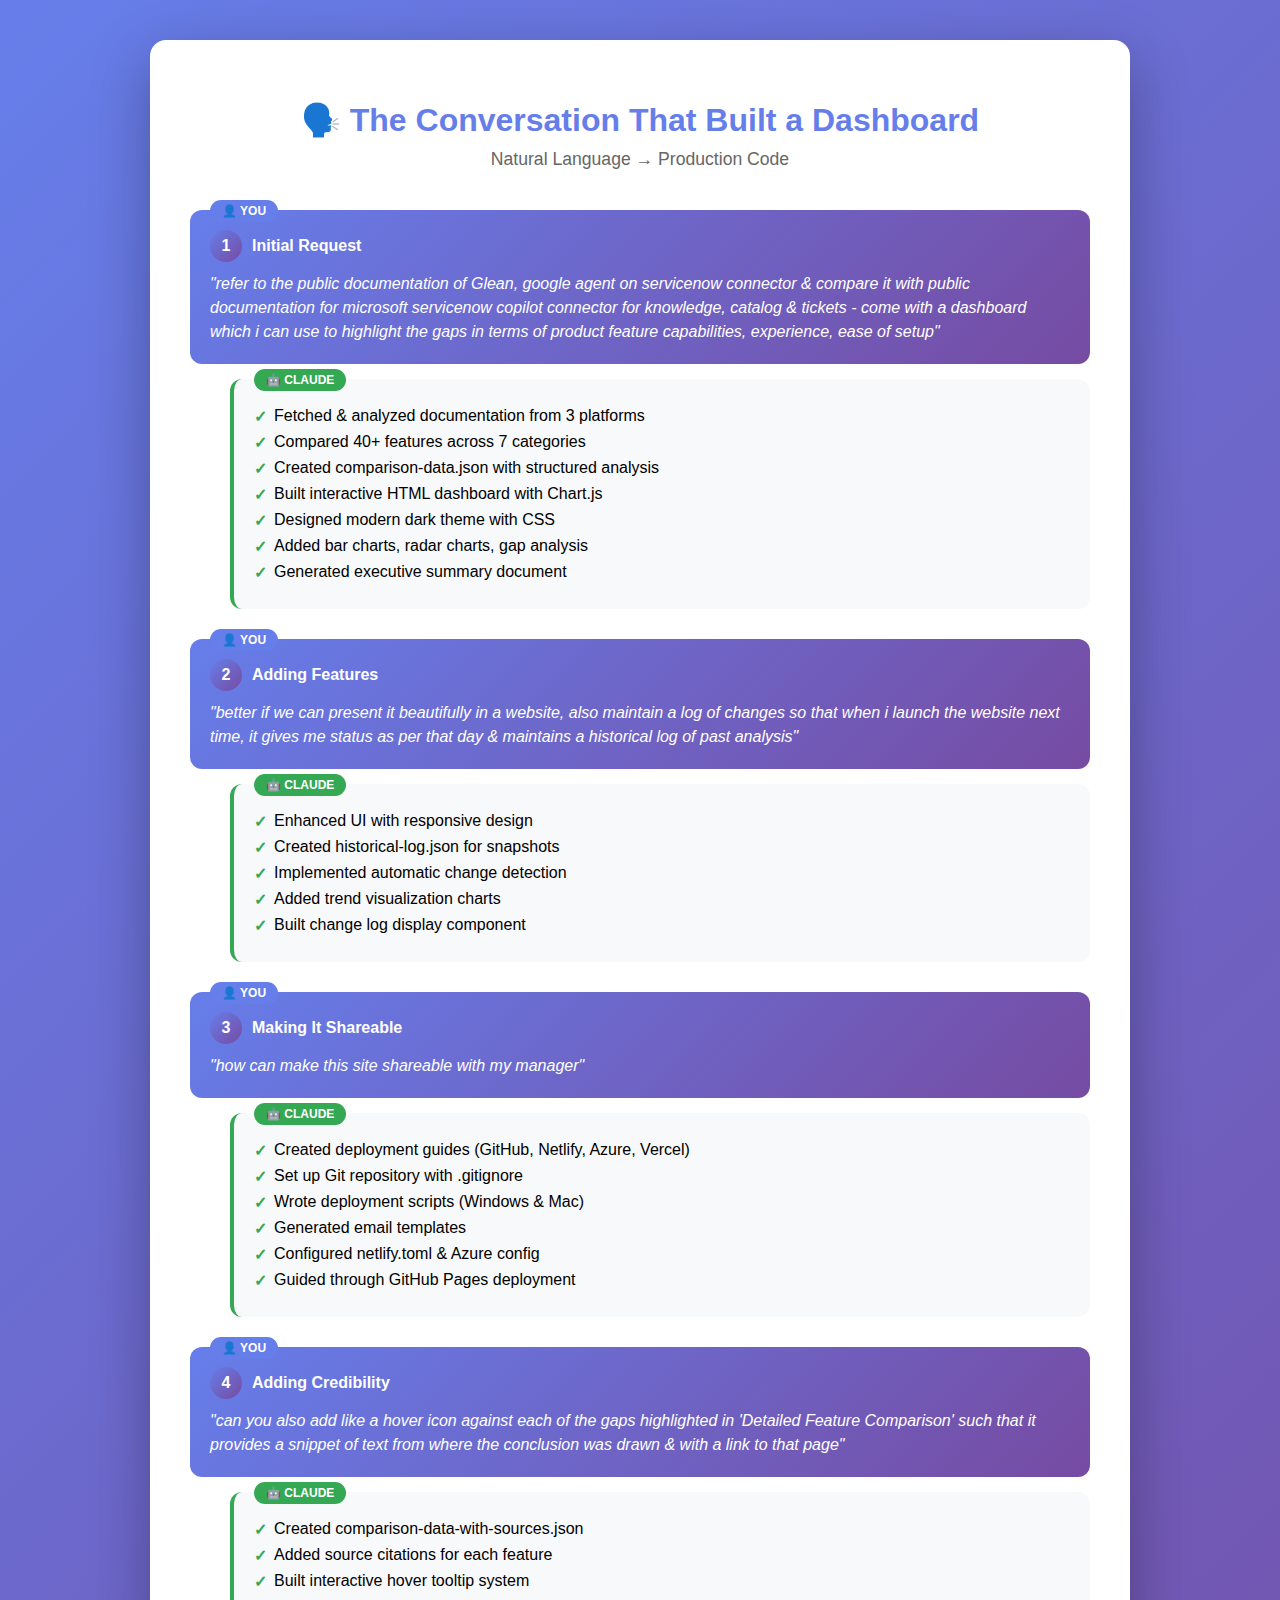
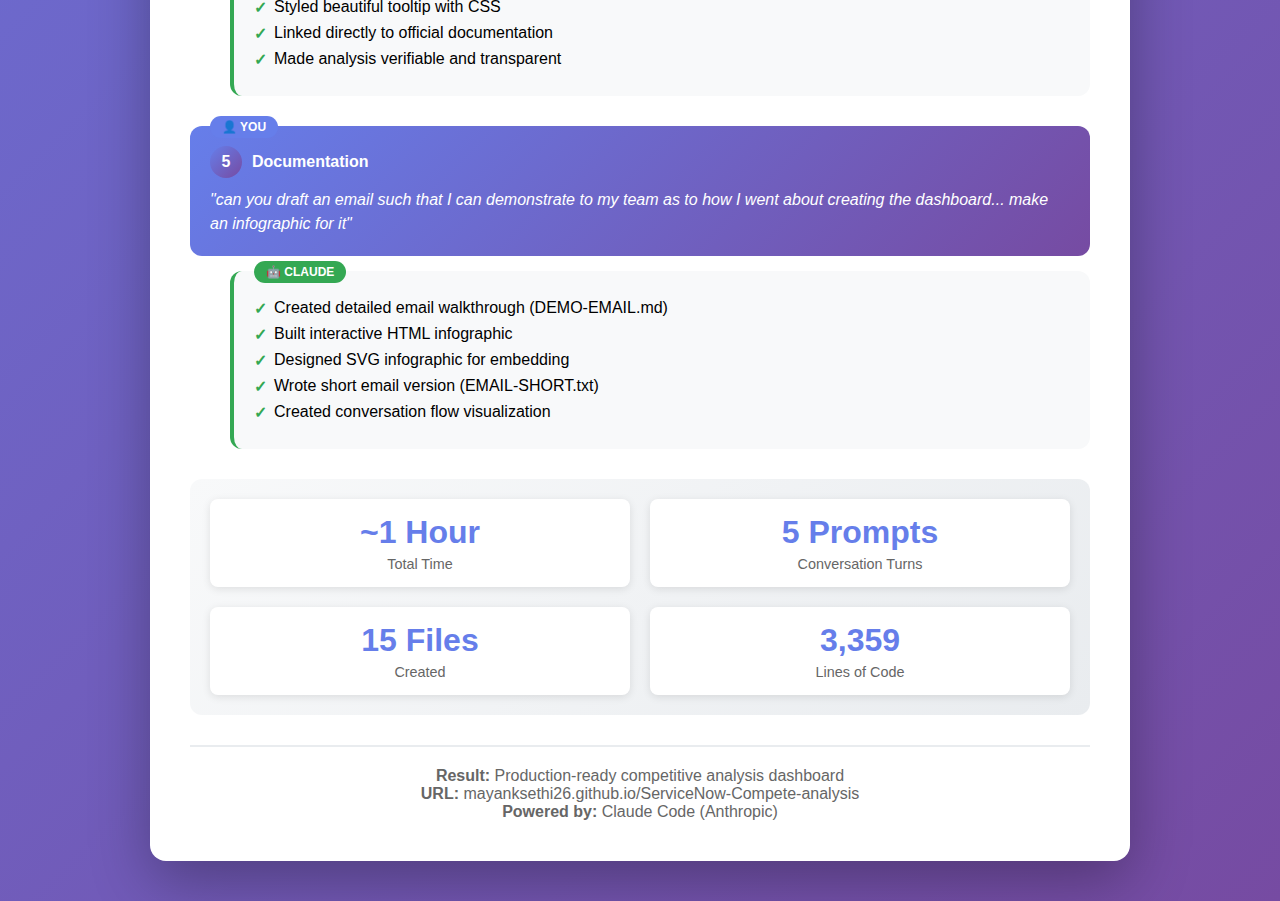
<file: conversation-flow.html>
<!DOCTYPE html>
<html>
<head>
    <meta charset="UTF-8">
    <title>Conversation Flow - Dashboard Creation</title>
    <style>
        body {
            font-family: 'Segoe UI', Tahoma, Geneva, Verdana, sans-serif;
            background: linear-gradient(135deg, #667eea 0%, #764ba2 100%);
            padding: 40px;
            margin: 0;
        }
        .container {
            max-width: 900px;
            margin: 0 auto;
            background: white;
            border-radius: 16px;
            padding: 40px;
            box-shadow: 0 20px 60px rgba(0,0,0,0.3);
        }
        h1 {
            text-align: center;
            color: #667eea;
            margin-bottom: 10px;
            font-size: 2rem;
        }
        .subtitle {
            text-align: center;
            color: #666;
            margin-bottom: 40px;
            font-size: 1.1rem;
        }
        .conversation {
            margin: 20px 0;
        }
        .prompt-block {
            background: linear-gradient(135deg, #667eea, #764ba2);
            color: white;
            padding: 20px;
            border-radius: 12px;
            margin: 15px 0;
            position: relative;
        }
        .prompt-block::before {
            content: '👤 YOU';
            position: absolute;
            top: -10px;
            left: 20px;
            background: #667eea;
            padding: 4px 12px;
            border-radius: 20px;
            font-size: 0.75rem;
            font-weight: bold;
        }
        .prompt-text {
            font-style: italic;
            margin-top: 10px;
            font-size: 1rem;
            line-height: 1.5;
        }
        .response-block {
            background: #f8f9fa;
            border-left: 4px solid #34a853;
            padding: 20px;
            border-radius: 12px;
            margin: 15px 0 30px 40px;
            position: relative;
        }
        .response-block::before {
            content: '🤖 CLAUDE';
            position: absolute;
            top: -10px;
            left: 20px;
            background: #34a853;
            color: white;
            padding: 4px 12px;
            border-radius: 20px;
            font-size: 0.75rem;
            font-weight: bold;
        }
        .response-item {
            margin: 8px 0;
            padding-left: 20px;
            position: relative;
        }
        .response-item::before {
            content: '✓';
            position: absolute;
            left: 0;
            color: #34a853;
            font-weight: bold;
        }
        .step-number {
            display: inline-block;
            background: linear-gradient(135deg, #667eea, #764ba2);
            color: white;
            width: 32px;
            height: 32px;
            border-radius: 50%;
            text-align: center;
            line-height: 32px;
            font-weight: bold;
            margin-right: 10px;
        }
        .stats-grid {
            display: grid;
            grid-template-columns: repeat(2, 1fr);
            gap: 20px;
            margin-top: 30px;
            padding: 20px;
            background: linear-gradient(135deg, #f8f9fa, #e9ecef);
            border-radius: 12px;
        }
        .stat {
            text-align: center;
            padding: 15px;
            background: white;
            border-radius: 8px;
            box-shadow: 0 2px 8px rgba(0,0,0,0.1);
        }
        .stat-number {
            font-size: 2rem;
            font-weight: bold;
            color: #667eea;
        }
        .stat-label {
            color: #666;
            margin-top: 5px;
            font-size: 0.9rem;
        }
        .footer {
            text-align: center;
            margin-top: 30px;
            padding-top: 20px;
            border-top: 2px solid #e9ecef;
            color: #666;
        }
    </style>
</head>
<body>
    <div class="container">
        <h1>🗣️ The Conversation That Built a Dashboard</h1>
        <div class="subtitle">Natural Language → Production Code</div>

        <!-- Conversation 1 -->
        <div class="conversation">
            <div class="prompt-block">
                <span class="step-number">1</span><strong>Initial Request</strong>
                <div class="prompt-text">
                    "refer to the public documentation of Glean, google agent on servicenow connector & compare it with public documentation for microsoft servicenow copilot connector for knowledge, catalog & tickets - come with a dashboard which i can use to highlight the gaps in terms of product feature capabilities, experience, ease of setup"
                </div>
            </div>
            <div class="response-block">
                <div class="response-item">Fetched & analyzed documentation from 3 platforms</div>
                <div class="response-item">Compared 40+ features across 7 categories</div>
                <div class="response-item">Created comparison-data.json with structured analysis</div>
                <div class="response-item">Built interactive HTML dashboard with Chart.js</div>
                <div class="response-item">Designed modern dark theme with CSS</div>
                <div class="response-item">Added bar charts, radar charts, gap analysis</div>
                <div class="response-item">Generated executive summary document</div>
            </div>
        </div>

        <!-- Conversation 2 -->
        <div class="conversation">
            <div class="prompt-block">
                <span class="step-number">2</span><strong>Adding Features</strong>
                <div class="prompt-text">
                    "better if we can present it beautifully in a website, also maintain a log of changes so that when i launch the website next time, it gives me status as per that day & maintains a historical log of past analysis"
                </div>
            </div>
            <div class="response-block">
                <div class="response-item">Enhanced UI with responsive design</div>
                <div class="response-item">Created historical-log.json for snapshots</div>
                <div class="response-item">Implemented automatic change detection</div>
                <div class="response-item">Added trend visualization charts</div>
                <div class="response-item">Built change log display component</div>
            </div>
        </div>

        <!-- Conversation 3 -->
        <div class="conversation">
            <div class="prompt-block">
                <span class="step-number">3</span><strong>Making It Shareable</strong>
                <div class="prompt-text">
                    "how can make this site shareable with my manager"
                </div>
            </div>
            <div class="response-block">
                <div class="response-item">Created deployment guides (GitHub, Netlify, Azure, Vercel)</div>
                <div class="response-item">Set up Git repository with .gitignore</div>
                <div class="response-item">Wrote deployment scripts (Windows & Mac)</div>
                <div class="response-item">Generated email templates</div>
                <div class="response-item">Configured netlify.toml & Azure config</div>
                <div class="response-item">Guided through GitHub Pages deployment</div>
            </div>
        </div>

        <!-- Conversation 4 -->
        <div class="conversation">
            <div class="prompt-block">
                <span class="step-number">4</span><strong>Adding Credibility</strong>
                <div class="prompt-text">
                    "can you also add like a hover icon against each of the gaps highlighted in 'Detailed Feature Comparison' such that it provides a snippet of text from where the conclusion was drawn & with a link to that page"
                </div>
            </div>
            <div class="response-block">
                <div class="response-item">Created comparison-data-with-sources.json</div>
                <div class="response-item">Added source citations for each feature</div>
                <div class="response-item">Built interactive hover tooltip system</div>
                <div class="response-item">Styled beautiful tooltip with CSS</div>
                <div class="response-item">Linked directly to official documentation</div>
                <div class="response-item">Made analysis verifiable and transparent</div>
            </div>
        </div>

        <!-- Conversation 5 -->
        <div class="conversation">
            <div class="prompt-block">
                <span class="step-number">5</span><strong>Documentation</strong>
                <div class="prompt-text">
                    "can you draft an email such that I can demonstrate to my team as to how I went about creating the dashboard... make an infographic for it"
                </div>
            </div>
            <div class="response-block">
                <div class="response-item">Created detailed email walkthrough (DEMO-EMAIL.md)</div>
                <div class="response-item">Built interactive HTML infographic</div>
                <div class="response-item">Designed SVG infographic for embedding</div>
                <div class="response-item">Wrote short email version (EMAIL-SHORT.txt)</div>
                <div class="response-item">Created conversation flow visualization</div>
            </div>
        </div>

        <!-- Stats -->
        <div class="stats-grid">
            <div class="stat">
                <div class="stat-number">~1 Hour</div>
                <div class="stat-label">Total Time</div>
            </div>
            <div class="stat">
                <div class="stat-number">5 Prompts</div>
                <div class="stat-label">Conversation Turns</div>
            </div>
            <div class="stat">
                <div class="stat-number">15 Files</div>
                <div class="stat-label">Created</div>
            </div>
            <div class="stat">
                <div class="stat-number">3,359</div>
                <div class="stat-label">Lines of Code</div>
            </div>
        </div>

        <div class="footer">
            <strong>Result:</strong> Production-ready competitive analysis dashboard<br>
            <strong>URL:</strong> mayanksethi26.github.io/ServiceNow-Compete-analysis<br>
            <strong>Powered by:</strong> Claude Code (Anthropic)
        </div>
    </div>
</body>
</html>
</file>
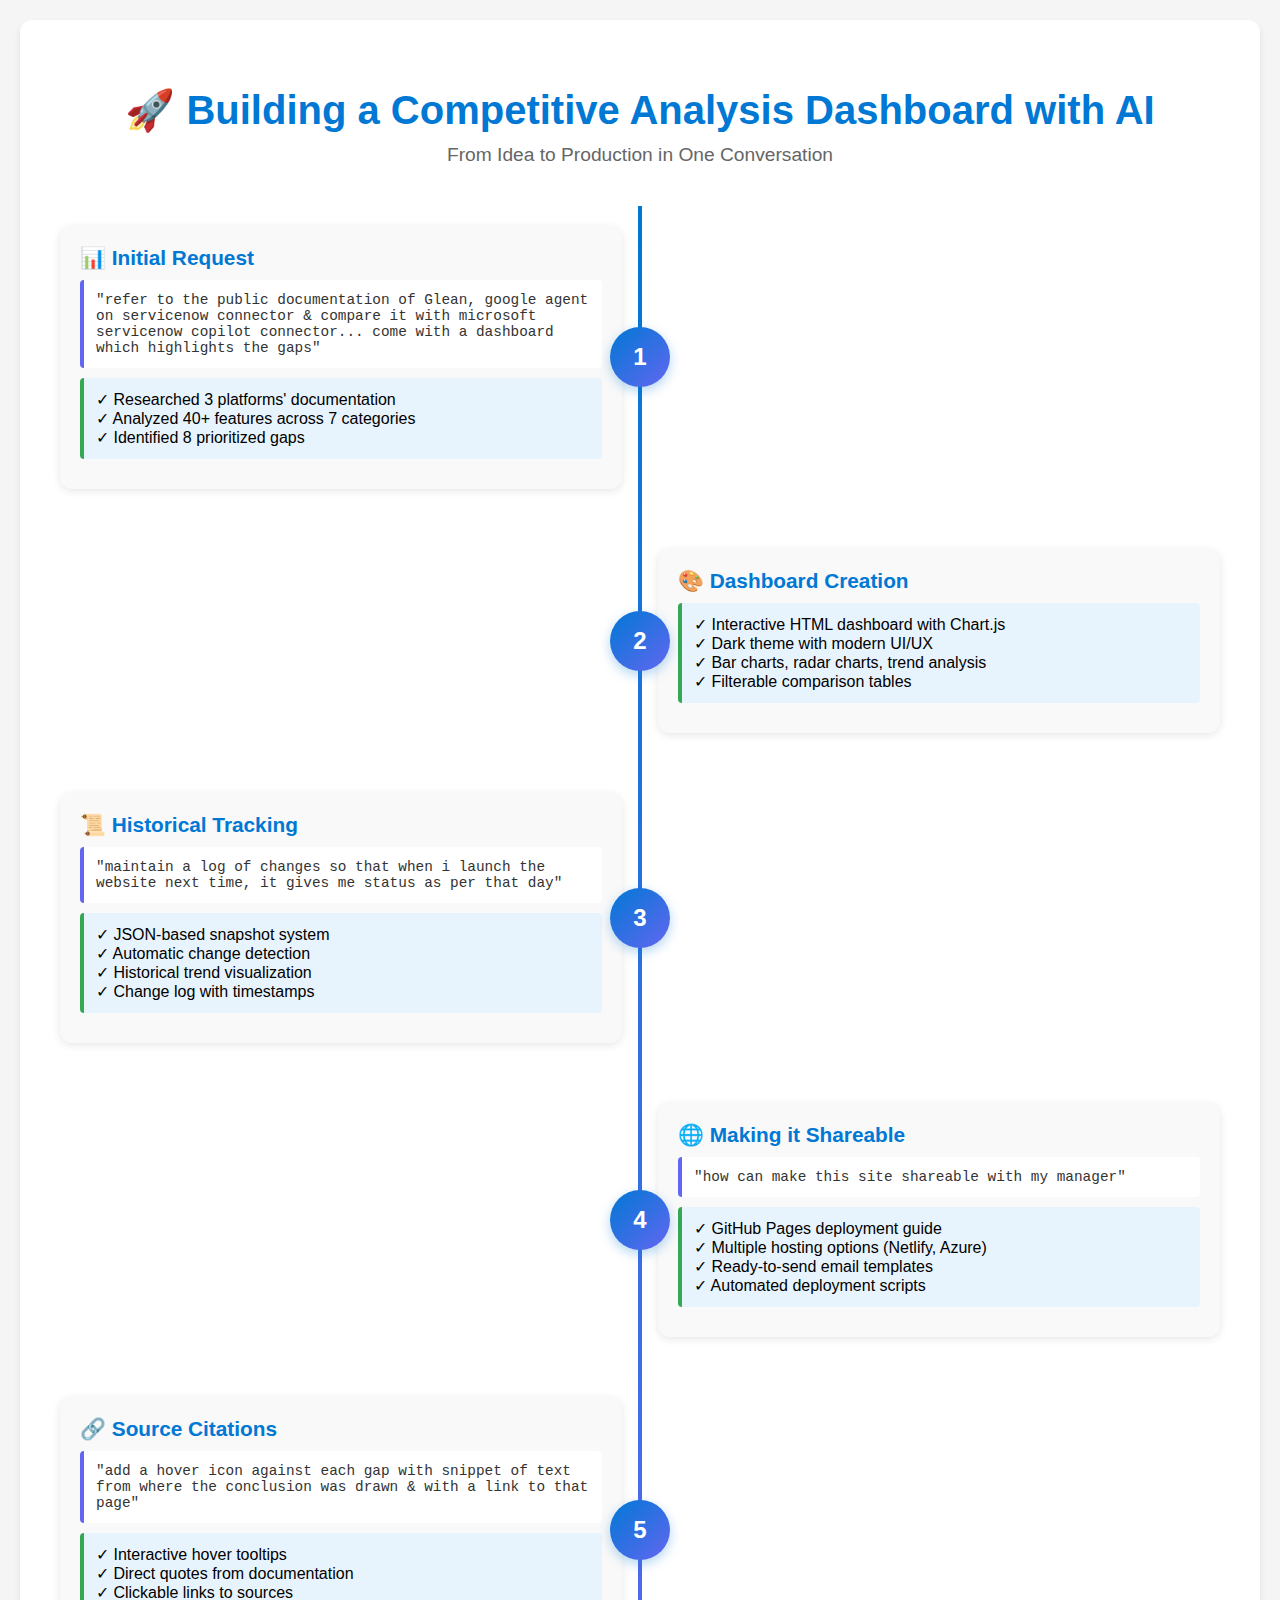
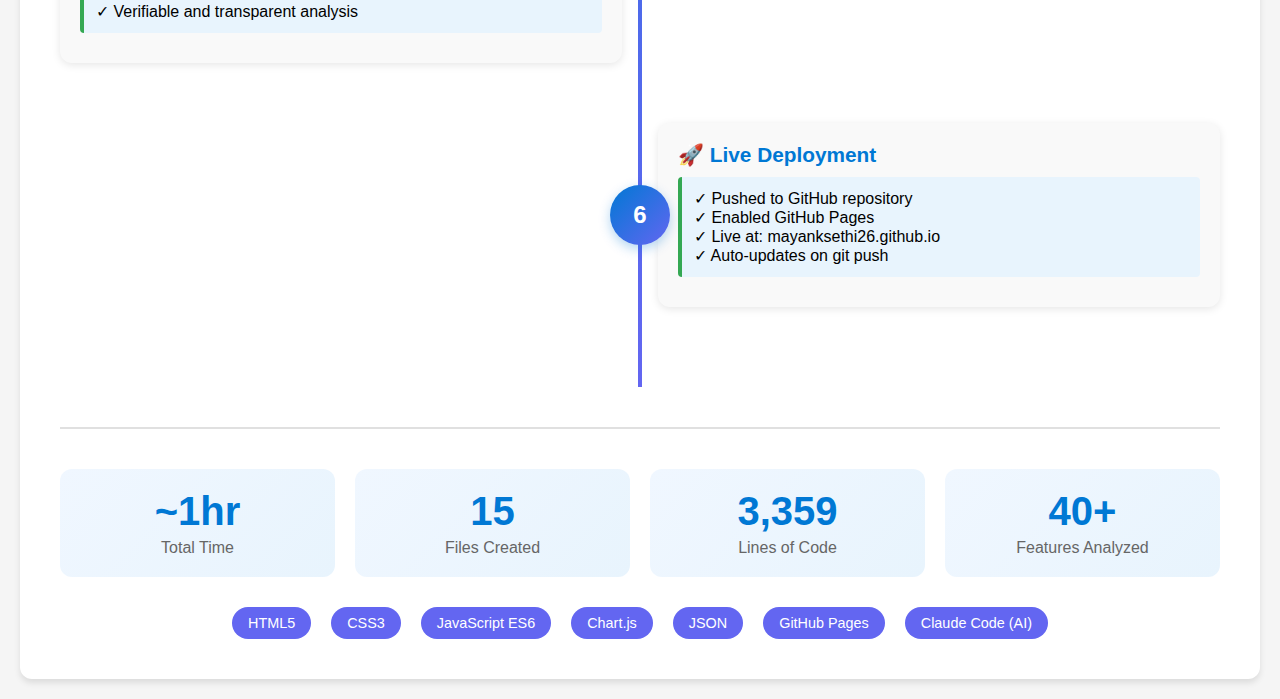
<file: process-infographic.html>
<!DOCTYPE html>
<html>
<head>
    <meta charset="UTF-8">
    <title>Dashboard Creation Process</title>
    <style>
        body {
            font-family: 'Segoe UI', Tahoma, Geneva, Verdana, sans-serif;
            background: #f5f5f5;
            padding: 20px;
            margin: 0;
        }
        .infographic-container {
            max-width: 1200px;
            margin: 0 auto;
            background: white;
            padding: 40px;
            border-radius: 12px;
            box-shadow: 0 4px 6px rgba(0,0,0,0.1);
        }
        .header {
            text-align: center;
            margin-bottom: 40px;
        }
        .header h1 {
            color: #0078d4;
            font-size: 2.5rem;
            margin-bottom: 10px;
        }
        .header .subtitle {
            color: #666;
            font-size: 1.2rem;
        }
        .timeline {
            position: relative;
            padding: 20px 0;
        }
        .timeline::before {
            content: '';
            position: absolute;
            left: 50%;
            top: 0;
            bottom: 0;
            width: 4px;
            background: linear-gradient(to bottom, #0078d4, #6366f1);
            transform: translateX(-50%);
        }
        .step {
            display: flex;
            align-items: center;
            margin-bottom: 60px;
            position: relative;
        }
        .step:nth-child(odd) {
            flex-direction: row;
        }
        .step:nth-child(even) {
            flex-direction: row-reverse;
        }
        .step-number {
            width: 60px;
            height: 60px;
            background: linear-gradient(135deg, #0078d4, #6366f1);
            color: white;
            border-radius: 50%;
            display: flex;
            align-items: center;
            justify-content: center;
            font-size: 1.5rem;
            font-weight: bold;
            position: absolute;
            left: 50%;
            transform: translateX(-50%);
            z-index: 10;
            box-shadow: 0 4px 12px rgba(0,120,212,0.3);
        }
        .step-content {
            width: 45%;
            padding: 20px;
            background: #f9f9f9;
            border-radius: 12px;
            box-shadow: 0 2px 8px rgba(0,0,0,0.1);
        }
        .step:nth-child(odd) .step-content {
            margin-right: auto;
        }
        .step:nth-child(even) .step-content {
            margin-left: auto;
        }
        .step-title {
            color: #0078d4;
            font-size: 1.3rem;
            font-weight: 600;
            margin-bottom: 10px;
        }
        .prompt-box {
            background: #fff;
            border-left: 4px solid #6366f1;
            padding: 12px;
            margin: 10px 0;
            font-family: 'Courier New', monospace;
            font-size: 0.9rem;
            color: #333;
            border-radius: 4px;
        }
        .result-box {
            background: #e8f4fd;
            padding: 12px;
            margin: 10px 0;
            border-radius: 4px;
            border-left: 4px solid #34a853;
        }
        .stats {
            display: grid;
            grid-template-columns: repeat(4, 1fr);
            gap: 20px;
            margin-top: 40px;
            padding-top: 40px;
            border-top: 2px solid #e0e0e0;
        }
        .stat-card {
            text-align: center;
            padding: 20px;
            background: linear-gradient(135deg, #f0f7ff, #e8f4fd);
            border-radius: 12px;
        }
        .stat-number {
            font-size: 2.5rem;
            font-weight: bold;
            color: #0078d4;
        }
        .stat-label {
            color: #666;
            margin-top: 5px;
        }
        .tech-stack {
            display: flex;
            justify-content: center;
            gap: 20px;
            margin-top: 30px;
            flex-wrap: wrap;
        }
        .tech-badge {
            padding: 8px 16px;
            background: #6366f1;
            color: white;
            border-radius: 20px;
            font-size: 0.9rem;
        }
    </style>
</head>
<body>
    <div class="infographic-container">
        <div class="header">
            <h1>🚀 Building a Competitive Analysis Dashboard with AI</h1>
            <div class="subtitle">From Idea to Production in One Conversation</div>
        </div>

        <div class="timeline">
            <!-- Step 1 -->
            <div class="step">
                <div class="step-number">1</div>
                <div class="step-content">
                    <div class="step-title">📊 Initial Request</div>
                    <div class="prompt-box">
                        "refer to the public documentation of Glean, google agent on servicenow connector & compare it with microsoft servicenow copilot connector... come with a dashboard which highlights the gaps"
                    </div>
                    <div class="result-box">
                        ✓ Researched 3 platforms' documentation<br>
                        ✓ Analyzed 40+ features across 7 categories<br>
                        ✓ Identified 8 prioritized gaps
                    </div>
                </div>
            </div>

            <!-- Step 2 -->
            <div class="step">
                <div class="step-number">2</div>
                <div class="step-content">
                    <div class="step-title">🎨 Dashboard Creation</div>
                    <div class="result-box">
                        ✓ Interactive HTML dashboard with Chart.js<br>
                        ✓ Dark theme with modern UI/UX<br>
                        ✓ Bar charts, radar charts, trend analysis<br>
                        ✓ Filterable comparison tables
                    </div>
                </div>
            </div>

            <!-- Step 3 -->
            <div class="step">
                <div class="step-number">3</div>
                <div class="step-content">
                    <div class="step-title">📜 Historical Tracking</div>
                    <div class="prompt-box">
                        "maintain a log of changes so that when i launch the website next time, it gives me status as per that day"
                    </div>
                    <div class="result-box">
                        ✓ JSON-based snapshot system<br>
                        ✓ Automatic change detection<br>
                        ✓ Historical trend visualization<br>
                        ✓ Change log with timestamps
                    </div>
                </div>
            </div>

            <!-- Step 4 -->
            <div class="step">
                <div class="step-number">4</div>
                <div class="step-content">
                    <div class="step-title">🌐 Making it Shareable</div>
                    <div class="prompt-box">
                        "how can make this site shareable with my manager"
                    </div>
                    <div class="result-box">
                        ✓ GitHub Pages deployment guide<br>
                        ✓ Multiple hosting options (Netlify, Azure)<br>
                        ✓ Ready-to-send email templates<br>
                        ✓ Automated deployment scripts
                    </div>
                </div>
            </div>

            <!-- Step 5 -->
            <div class="step">
                <div class="step-number">5</div>
                <div class="step-content">
                    <div class="step-title">🔗 Source Citations</div>
                    <div class="prompt-box">
                        "add a hover icon against each gap with snippet of text from where the conclusion was drawn & with a link to that page"
                    </div>
                    <div class="result-box">
                        ✓ Interactive hover tooltips<br>
                        ✓ Direct quotes from documentation<br>
                        ✓ Clickable links to sources<br>
                        ✓ Verifiable and transparent analysis
                    </div>
                </div>
            </div>

            <!-- Step 6 -->
            <div class="step">
                <div class="step-number">6</div>
                <div class="step-content">
                    <div class="step-title">🚀 Live Deployment</div>
                    <div class="result-box">
                        ✓ Pushed to GitHub repository<br>
                        ✓ Enabled GitHub Pages<br>
                        ✓ Live at: mayanksethi26.github.io<br>
                        ✓ Auto-updates on git push
                    </div>
                </div>
            </div>
        </div>

        <div class="stats">
            <div class="stat-card">
                <div class="stat-number">~1hr</div>
                <div class="stat-label">Total Time</div>
            </div>
            <div class="stat-card">
                <div class="stat-number">15</div>
                <div class="stat-label">Files Created</div>
            </div>
            <div class="stat-card">
                <div class="stat-number">3,359</div>
                <div class="stat-label">Lines of Code</div>
            </div>
            <div class="stat-card">
                <div class="stat-number">40+</div>
                <div class="stat-label">Features Analyzed</div>
            </div>
        </div>

        <div class="tech-stack">
            <div class="tech-badge">HTML5</div>
            <div class="tech-badge">CSS3</div>
            <div class="tech-badge">JavaScript ES6</div>
            <div class="tech-badge">Chart.js</div>
            <div class="tech-badge">JSON</div>
            <div class="tech-badge">GitHub Pages</div>
            <div class="tech-badge">Claude Code (AI)</div>
        </div>
    </div>
</body>
</html>
</file>
